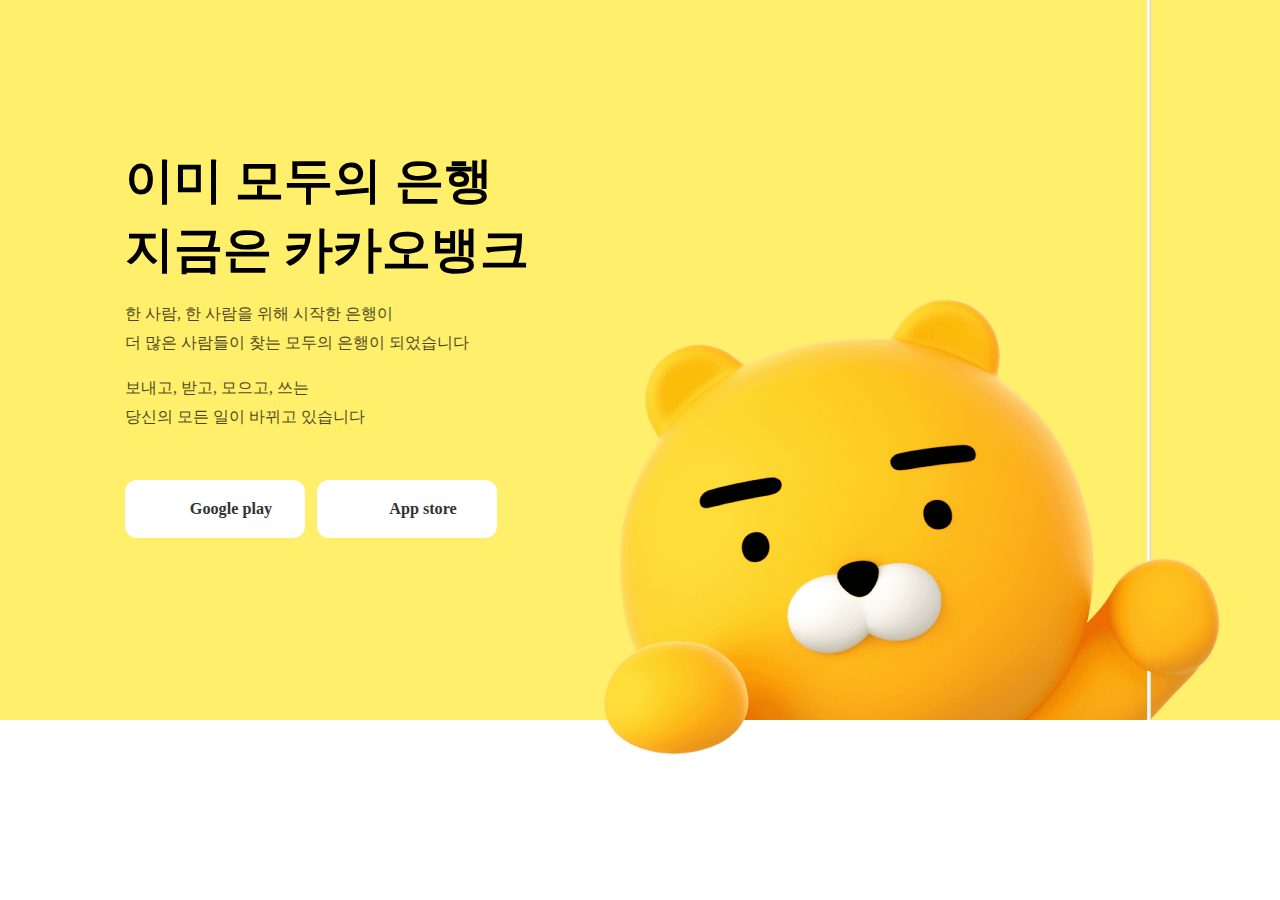
<file: sections/mainBanner.html>
<!DOCTYPE html>
<html lang="en">
<head>
    <meta charset="UTF-8">
    <meta name="viewport" content="width=device-width, initial-scale=1.0">
    <title>Document</title>
</head>
<body>
    <div class="main_banner con-min-width">
        <div class="bg"></div>
        <div class="con relative">
            <div class="text_box">
                <h3>이미 모두의 은행<br>지금은 카카오뱅크</h3>

                <p>한 사람, 한 사람을 위해 시작한 은행이<br>더 많은 사람들이 찾는 모두의 은행이 되었습니다</p>

                <p>보내고, 받고, 모으고, 쓰는<br>당신의 모든 일이 바뀌고 있습니다</p>

                <ul class="btns flex">
                    <li>
                        <a href="#">
                            <span class="ico ico-1"></span>
                            <span>Google play</span>
                        </a>
                    </li>
                    <li>
                        <a href="#">
                            <span class="ico ico-2"></span>
                            <span>App store</span>
                        </a>
                    </li>
                </ul>
            </div>
        </div>
        <div class="banner_img con img-box">
            <img src="../imgs/main-bg3.png" alt=""> 
        </div> 
    </div>
    <style>
    /* 노말라이즈 */
    body,
    ul,
    li {
        margin: 0;
        padding: 0;
        list-style: none;
    }

    a {
        color: inherit;
        text-decoration: none;
    }

    /* 라이브러리 */
    .border-red {
        border: 5px solid red;
    }

    .border-blue {
        border: 5px solid blue;
    }

    .border-black {
        border: 5px solid black;
    }

    .border-green {
        border: 5px solid green;
    }

    .flex {
        display: flex;
    }

    .flex-jc-c {
        justify-content: center;
    }

    .flex-ai-c {
        align-items: center;
    }

    .flex-as-c {
        align-self: center;
    }

    .flex-grow-1 {
        flex-grow: 1;
    }

    .block {
        display: block;
    }

    .height-100p {
        height: 100%;
    }

    .con {
        margin-right: auto;
        margin-left: auto;
    }

    .img-box>img {
        width: 100%;
        display: block;
    }

    .relative {
        position: relative;
    }

    .ico {
        background-color: white;
        width: 24px;
        height: 24px;
        display: block;
        background-image: url(https://www.kakaobank.com/static/images/web/img_kabang_220615.png);
    }

     /*---------- 커스텀 ----------*/

    .con-min-width {
        min-width: 1080px
    }

    .con {
        width: 1080px;
    }


    /* 메인 배너 시작 */
    .main_banner {
        position: relative;
    }

        .main_banner .banner_img {
        width: 1200px;
    }

    .main_banner .bg {
        position: absolute;
        top: 0;
        left: 0;
        width: 100%;
        height: 720px;
        z-index: -1;
        background-color: #ffef6b;
    }

    /*----- 메인 배너 텍스트 시작 -----*/
     .main_banner .text_box {
        position: absolute;
        top: 147px;
        left: 25px;
     }

    .main_banner .text_box > h3 {
        margin: 0;
        font-size: 49px;
        font-weight: bold;
        line-height: 1.4;
    }

    .main_banner .text_box > p {
        font-size: 16px;
        line-height: 1.8;
        opacity: .7;
    }

    .main_banner .text_box > .btns {
        margin-top: 49px;
    }

    .main_banner .text_box > .btns > li:first-child {
        padding-right: 12px;
    }

    .main_banner .text_box > .btns > li > a {
        display: block;
        width: 178px;
        height: 56px;
        border: 1px solid rgba(255, 255, 255, 0.3);
        border-radius: 12px;
        font-size: 16.2px;
        font-weight: bold;
        line-height: 56px;
        color: #333;
        background-color: #fff;
        text-align: center;
        display: flex;
        justify-content: center;
        align-items: center;
    }

    .main_banner .text_box > .btns > li:hover > a {
        text-decoration: underline;
    }


    .main_banner .text_box > .btns .ico {
        margin-top: 0; /* 기존 여백 제거 */
        margin-right: 8px; /* 텍스트와의 간격 확보 */
    }

    .main_banner .text_box > .btns .ico-1 {
        background-position: -341px -292px;
    }


    .main_banner .text_box > .btns .ico-2 {
        background-position: -371px -292px;
    }


    /*----- 메인 배너 텍스트 끝 -----*/
    /*----- 메인 배너 끝 -----*/


</style>
    
</body>
</html>
</file>
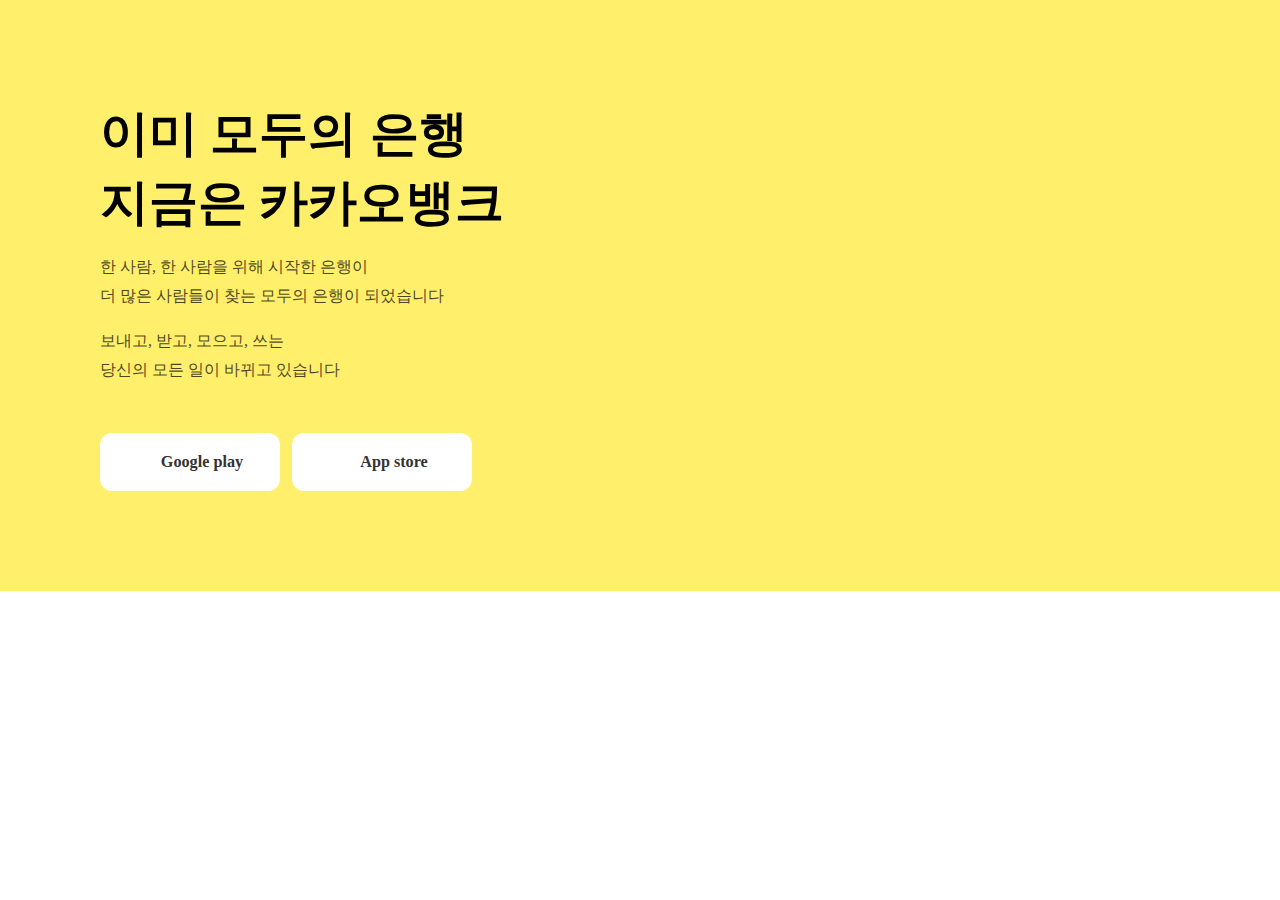
<file: sections/mainBanner_text.html>
<!DOCTYPE html>
<html lang="en">
<head>
    <meta charset="UTF-8">
    <meta name="viewport" content="width=device-width, initial-scale=1.0">
    <title>Document</title>
</head>
<body>
    <div class="main_banner con-min-width">
        <div class="text_box con">
            <h3>이미 모두의 은행<br>지금은 카카오뱅크</h3>

            <p>한 사람, 한 사람을 위해 시작한 은행이<br>더 많은 사람들이 찾는 모두의 은행이 되었습니다</p>

            <p>보내고, 받고, 모으고, 쓰는<br>당신의 모든 일이 바뀌고 있습니다</p>

            <ul class="btns flex">
                <li>
                    <a href="#">
                        <span class="ico ico-1"></span>
                        <span>Google play</span>
                    </a>
                </li>
                <li>
                    <a href="#">
                        <span class="ico ico-2"></span>
                        <span>App store</span>
                    </a>
                </li>
            </ul>
            </div>
        </div>
    </div>

    <style>
    /* 노말라이즈 */
    body,
    ul,
    li {
        margin: 0;
        padding: 0;
        list-style: none;
    }

    a {
        color: inherit;
        text-decoration: none;
    }

    /* 라이브러리 */
    .border-red {
        border: 5px solid red;
    }

    .border-blue {
        border: 5px solid blue;
    }

    .border-black {
        border: 5px solid black;
    }

    .border-green {
        border: 5px solid green;
    }

    .flex {
        display: flex;
    }

    .flex-jc-c {
        justify-content: center;
    }

    .flex-ai-c {
        align-items: center;
    }

    .flex-as-c {
        align-self: center;
    }

    .flex-grow-1 {
        flex-grow: 1;
    }

    .block {
        display: block;
    }

    .height-100p {
        height: 100%;
    }

    .con {
        margin-right: auto;
        margin-left: auto;
    }

    .img-box>img {
        width: 100%;
        display: block;
    }

    .ico {
        background-color: white;
        width: 24px;
        height: 24px;
        display: block;
        background-image: url(https://www.kakaobank.com/static/images/web/img_kabang_220615.png);
    }

     /*---------- 커스텀 ----------*/

    .con-min-width {
        min-width: 1080px
    }

    .con {
        width: 1080px;
    }


    /*----- 메인 배너 시작 -----*/
    .main_banner {
        background-color: #ffef6b;
        padding: 100px;
    }
    /*----- 메인 배너 텍스트 시작 -----*/
    .main_banner > .text_box > h3 {
        margin: 0;
        font-size: 49px;
        font-weight: bold;
        line-height: 1.4;
    }

    .main_banner > .text_box > p {
        font-size: 16px;
        line-height: 1.8;
        opacity: .7;
    }

    .main_banner > .text_box > .btns {
        margin-top: 49px;
    }

    .main_banner > .text_box > .btns > li:first-child {
        padding-right: 12px;
    }

    .main_banner > .text_box > .btns > li > a {
        display: block;
        width: 178px;
        height: 56px;
        border: 1px solid rgba(255, 255, 255, 0.3);
        border-radius: 12px;
        font-size: 16.2px;
        font-weight: bold;
        line-height: 56px;
        color: #333;
        background-color: #fff;
        text-align: center;
        display: flex;
        justify-content: center;
        align-items: center;
    }

    .main_banner > .text_box > .btns > li:hover > a {
        text-decoration: underline;
    }


    .main_banner > .text_box > .btns .ico {
        margin-top: 10px;
    }

    .main_banner > .text_box > .btns .ico-1 {
        background-position: -341px -292px;
    }


    .main_banner > .text_box > .btns .ico-2 {
        background-position: -371px -292px;
    }


    /*----- 메인 배너 텍스트 끝 -----*/
    /*----- 메인 배너 끝 -----*/

</style>
    
</body>
</html>
</file>
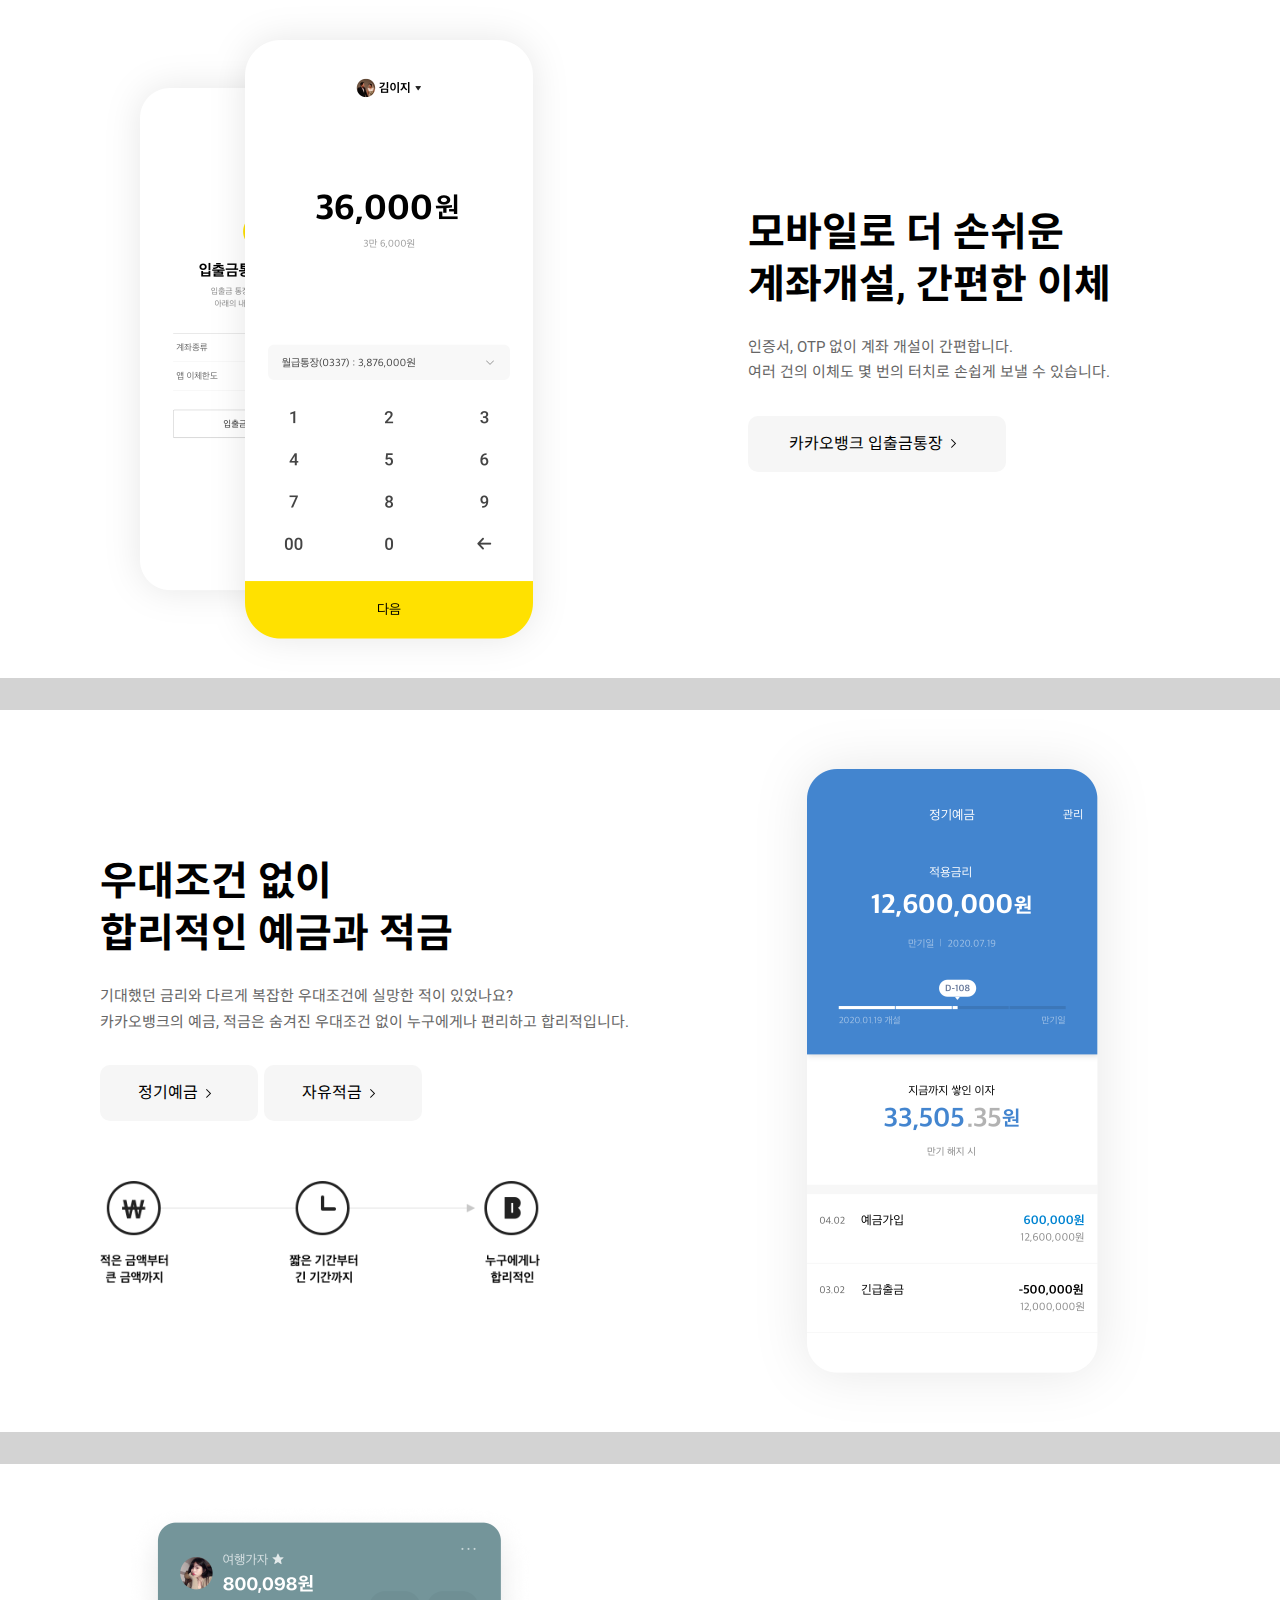
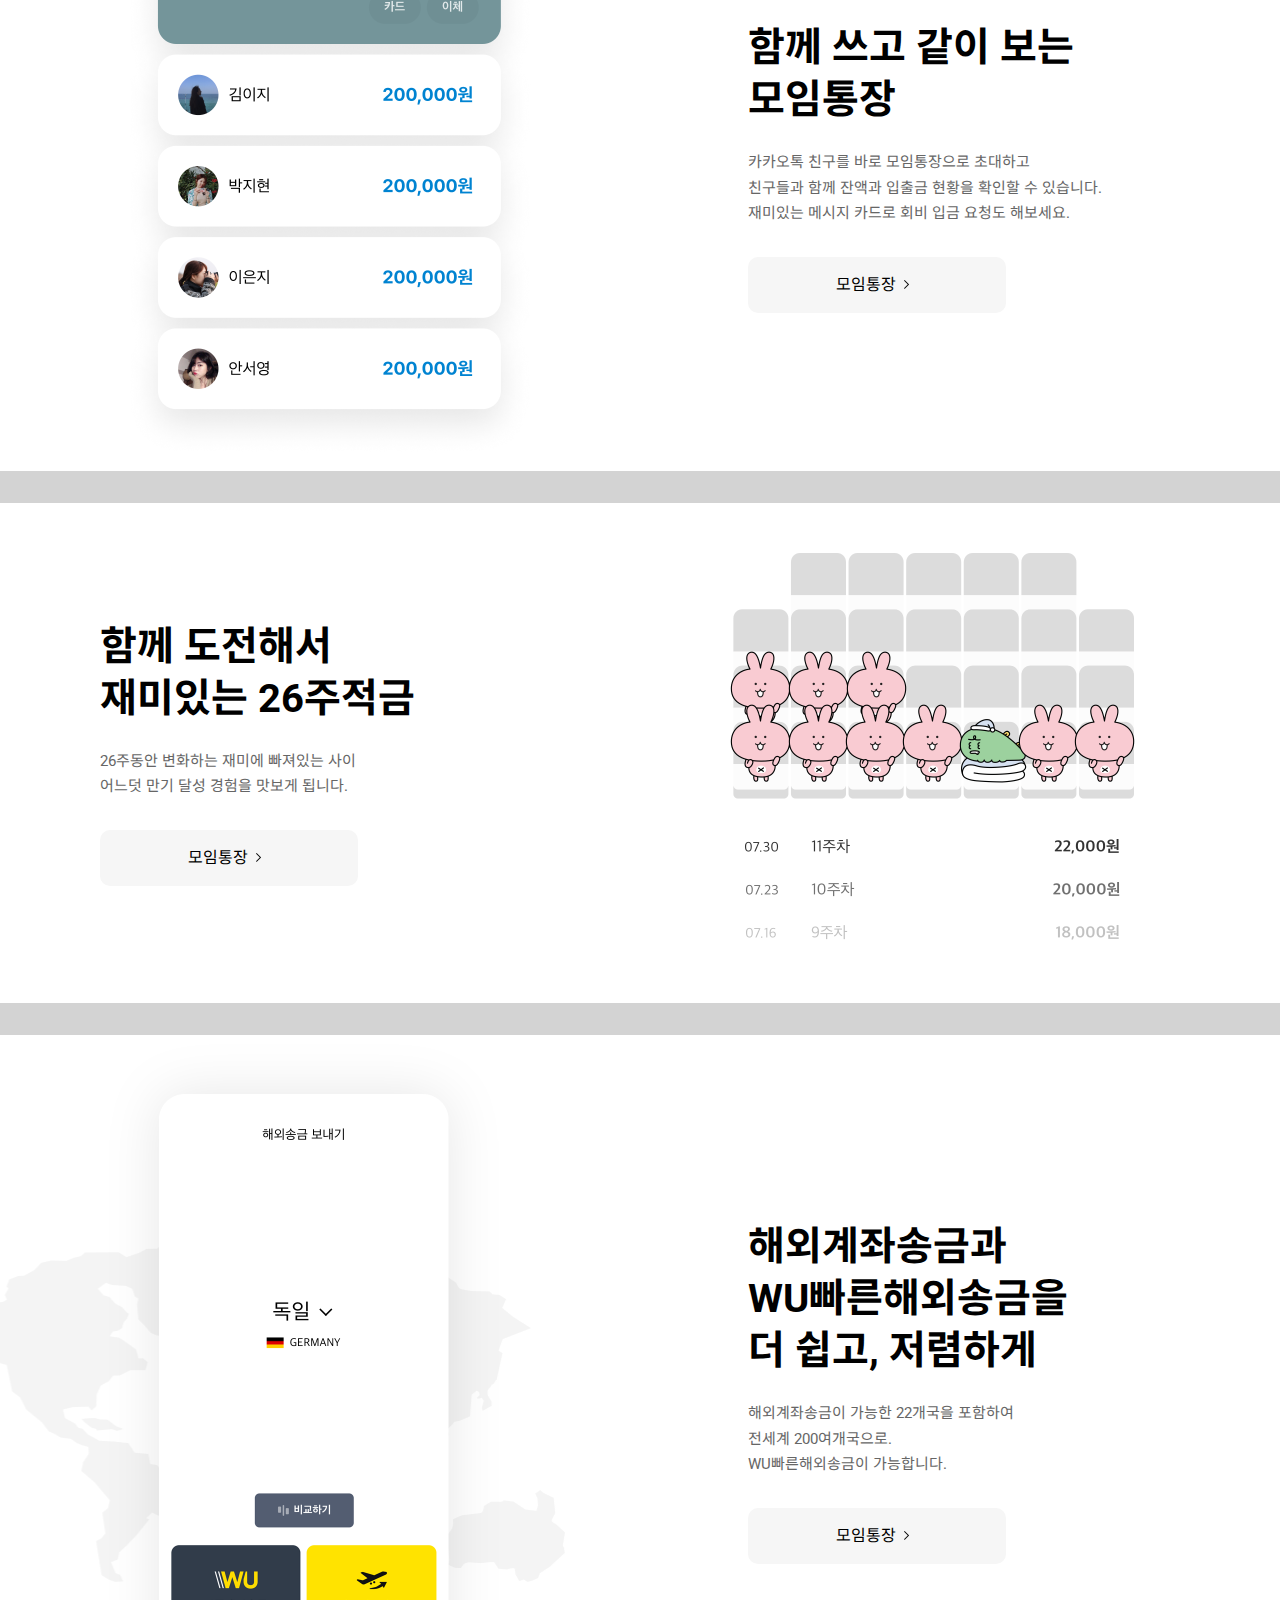
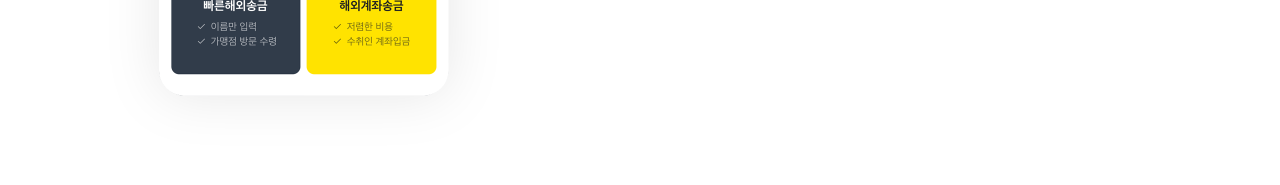
<file: sections/mdSection.html>
<!DOCTYPE html>
<html lang="en">
<head>
  <meta charset="UTF-8">
  <meta name="viewport" content="width=device-width, initial-scale=1.0">
  <!-- 구글폰트 -->
  <link href="https://fonts.googleapis.com/css2?family=Noto+Sans+KR:wght@400;700;900&family=Roboto:wght@400;700;900&display=swap" rel="stylesheet">
  <title>Document</title>
</head>
<body>
  <!-- ((section.md_sec.md_sec_$.con>div*2)+div.md_divider)*5 -->
  <section class="md_sec md_sec_1 con">
      <div>
        <div class="img-box">
          <img src="/imgs/main-withdrawal.png" alt="">
        </div>
      </div>
      <div>
        <div class="text_box">
          <h3>모바일로 더 손쉬운<br>계좌개설, 간편한 이체</h3>
          <p>
            인증서, OTP 없이 계좌 개설이 간편합니다.
            <br>
            여러 건의 이체도 몇 번의 터치로 손쉽게 보낼 수 있습니다.
          </p>
          <div class="btn_box">
            <a href="#">
              카카오뱅크 입출금통장
              <img src="/imgs/home_arr.png" alt="">
            </a>
          </div>
        </div>
      </div>
  </section>
  
  <div class="md_divider"></div>
  <section class="md_sec md_sec_2 con">
      <div>
        <div class="text_box">
          <h3>우대조건 없이<br>합리적인 예금과 적금</h3>
          <p>
            기대했던 금리와 다르게 복잡한 우대조건에 실망한 적이 있었나요?
            <br>
            카카오뱅크의 예금, 적금은 숨겨진 우대조건 없이 누구에게나 편리하고 합리적입니다.  
          </p>
        <div class="btn_box">
          <a href="#">
            정기예금
            <img src="../imgs/home_arr.png" alt="">
          </a>
          <a href="#">
            자유적금
            <img src="../imgs/home_arr.png" alt="">
          </a>
        </div>
        <div class="img-box-1">
          <img src="../imgs/main-savings-money.png" alt="">
        </div>
      </div>
      </div>
      <div>
        <div class="img-box">
          <img src="../imgs/main-savings.png" alt="">
        </div>
      </div>
  </section>

  <div class="md_divider"></div>
  <section class="md_sec md_sec_3 con">
      <div>
        <div class="img-box">
          <img src="../imgs/main-moim.png" alt="">
        </div>
      </div>
      <div>
        <div class="text_box">
          <h3>함께 쓰고 같이 보는<br>모임통장</h3>
          <p>
            카카오톡 친구를 바로 모임통장으로 초대하고
            <br>
            친구들과 함께 잔액과 입출금 현황을 확인할 수 있습니다.
            <br>
            재미있는 메시지 카드로 회비 입금 요청도 해보세요.
          </p>
          <div class="btn_box">
            <a href="#">
              모임통장
              <img src="../imgs/home_arr.png" alt="">
            </a>
          </div>
        </div>
      </div>
  </section>

  <div class="md_divider"></div>
  <section class="md_sec md_sec_4 con">
      <div>
        <div class="text_box">
          <h3>함께 도전해서<br>재미있는 26주적금</h3>
          <p>
            26주동안 변화하는 재미에 빠져있는 사이
            <br>
            어느덧 만기 달성 경험을 맛보게 됩니다.
          </p>
          <div class="btn_box">
            <a href="#">
              모임통장
              <img src="../imgs/home_arr.png" alt="">
            </a>
          </div>
        </div>
      </div>
      <div>
        <div class="img-box">
          <img src="../imgs/main-26weeks.png" alt="">
        </div>
      </div>
  </section>

  <div class="md_divider"></div>
  <div class="md_sec_5_wrap">
    <section class="md_sec md_sec_5 con">
      <div>
        <div class="img-box">
          <img src="../imgs/main-foreignRemittance-new.png" alt="">
        </div>
      </div>
      <div>
        <div class="text_box">
          <h3>
            해외계좌송금과
            <br>
            WU빠른해외송금을
            <br>
            더 쉽고, 저렴하게
          </h3>
          <p>
            해외계좌송금이 가능한 22개국을 포함하여
            <br>
            전세계 200여개국으로.
            <br>
            WU빠른해외송금이 가능합니다.
          </p>
          <div class="btn_box">
            <a href="#">
              모임통장
              <img src="../imgs/home_arr.png" alt="">
            </a>
          </div>
        </div>
      </div>
  </section>
  </div>

  <style>
    /* 폰트 */
    html {
      /* 영문이면 roboto가 적용되고, 한글이면 Noto Sans KR가 적용되도록 아래와 같은 순서로 배치 */
      font-family: "Roboto", "Noto Sans KR", sans-serif;
    }

    /* 노말라이즈 */
    body, ul, li {
      margin: 0;
      padding: 0;
      list-style: none;
    }

    a {
      color: inherit;
      text-decoration: none;
    }

    /* 라이브러리 */
    .border-red {
      border: 5px solid red;
    }

    .border-blue {
      border: 5px solid blue;
    }

    .border-black {
      border: 5px solid black;
    }

    .border-green {
      border: 5px solid green;
    }

    .flex {
      display: flex;
    }

    .flex-jc-c {
      justify-content: center;
    }

    .flex-ai-c {
      align-items: center;
    }

    .flex-as-c {
      align-self: center;
    }

    .flex-grow-1 {
      flex-grow: 1;
    }

    .block {
      display: block;
    }

    .height-100p {
      height: 100%;
    }

    .con {
      margin-left: auto;
      margin-right: auto;
    }

    .img-box > img {
      width: 100%;
      display: block;
    }

    .relative {
      position: relative;
    }

    .ico {
      background-color: white;
      width: 24px;
      height: 24px;
      display: block;
      background-image: url(https://www.kakaobank.com/static/images/web/img_kabang_220615.png);
    }

    /* 커스텀 */
    .con-min-width {
      min-width: 1080px;
    }

    .con {
      width: 1080px;
    }

    /* 중간섹션 1 ~ 5 시작 */
    /* 공통섹션 시작 */
    .md_sec {
      min-height: 500px;
      display: flex;
    }

    .md_sec > div:first-child {
      width: 60%;
      display: flex;
      align-items: center;
    }

    .md_sec > div:last-child {
      flex-grow: 1;
      display: flex;
      align-items: center;
    }

    .md_divider {
      height: 32px;
      /* background-color: #fafafa; */
      background-color: lightgray;
    }

    .md_sec .text_box h3 {
      font-size: 40px;
      line-height: 1.3;
      margin: 0;
    }

    .md_sec .text_box p {
      margin-top: 24px;
      font-size: 15px;
      line-height: 1.7;
      color: #666;
    }

    .md_sec .text_box .btn_box {
      margin-top: 30px;
      display: flex;
    }

    .md_sec .text_box .btn_box > a {
      display: block;
      width: 258px;
      height: 56px;
      font-size: 16px;
      line-height: 56px;
      border-radius: 10px;
      background-color: #f6f6f6;
      display: flex;
      align-items: center;
      justify-content: center;
    }

    .md_sec .text_box .btn_box > a > img {
      width: 6px;
      height: 9px;
      margin: 8px;
    }
    /* 공통섹션 끝 */

    /* 섹션 1 시작 */
    .md_sec_1 .img-box {
      width: 473px;
    }
    /* 섹션 1 끝 */

    /* 섹션 2 시작 */
    .md_sec_2 .img-box {
      width: 409px;
    }

    .md_sec_2 .text_box > .btn_box > a {
      width: 158px;
    }

    .md_sec_2 .text_box > .btn_box > a:first-child {
      margin-right: 6px;
    }

    .md_sec_2 .text_box > .img-box-1 {
      width: 440px;
      margin-top: 60px;
    }

    .md_sec_2 .text_box > .img-box-1 > img {
      display: block;
      width: 100%;
    }
    /* 섹션 2 끝 */

    /* 섹션 3 시작 */
    .md_sec_3 .img-box {
      width: 459px;
    }
    /* 섹션 3 끝 */

    /* 섹션 4 시작 */
    .md_sec_4 .img-box {
      width: 492px;
    }
    /* 섹션 4 끝 */

    /* 섹션 5 시작 */
    .md_sec_5_wrap {
      height: 750px;
      background: #fff url(/imgs/home_map.png) no-repeat -12% 50%;
    }    
    .md_sec_5 .img-box {
      width: 408px;
    }
    /* 섹션 5 끝 */

    /* 중간섹션 1 ~ 5 끝 */
  </style>
</body>
</html>
</file>
